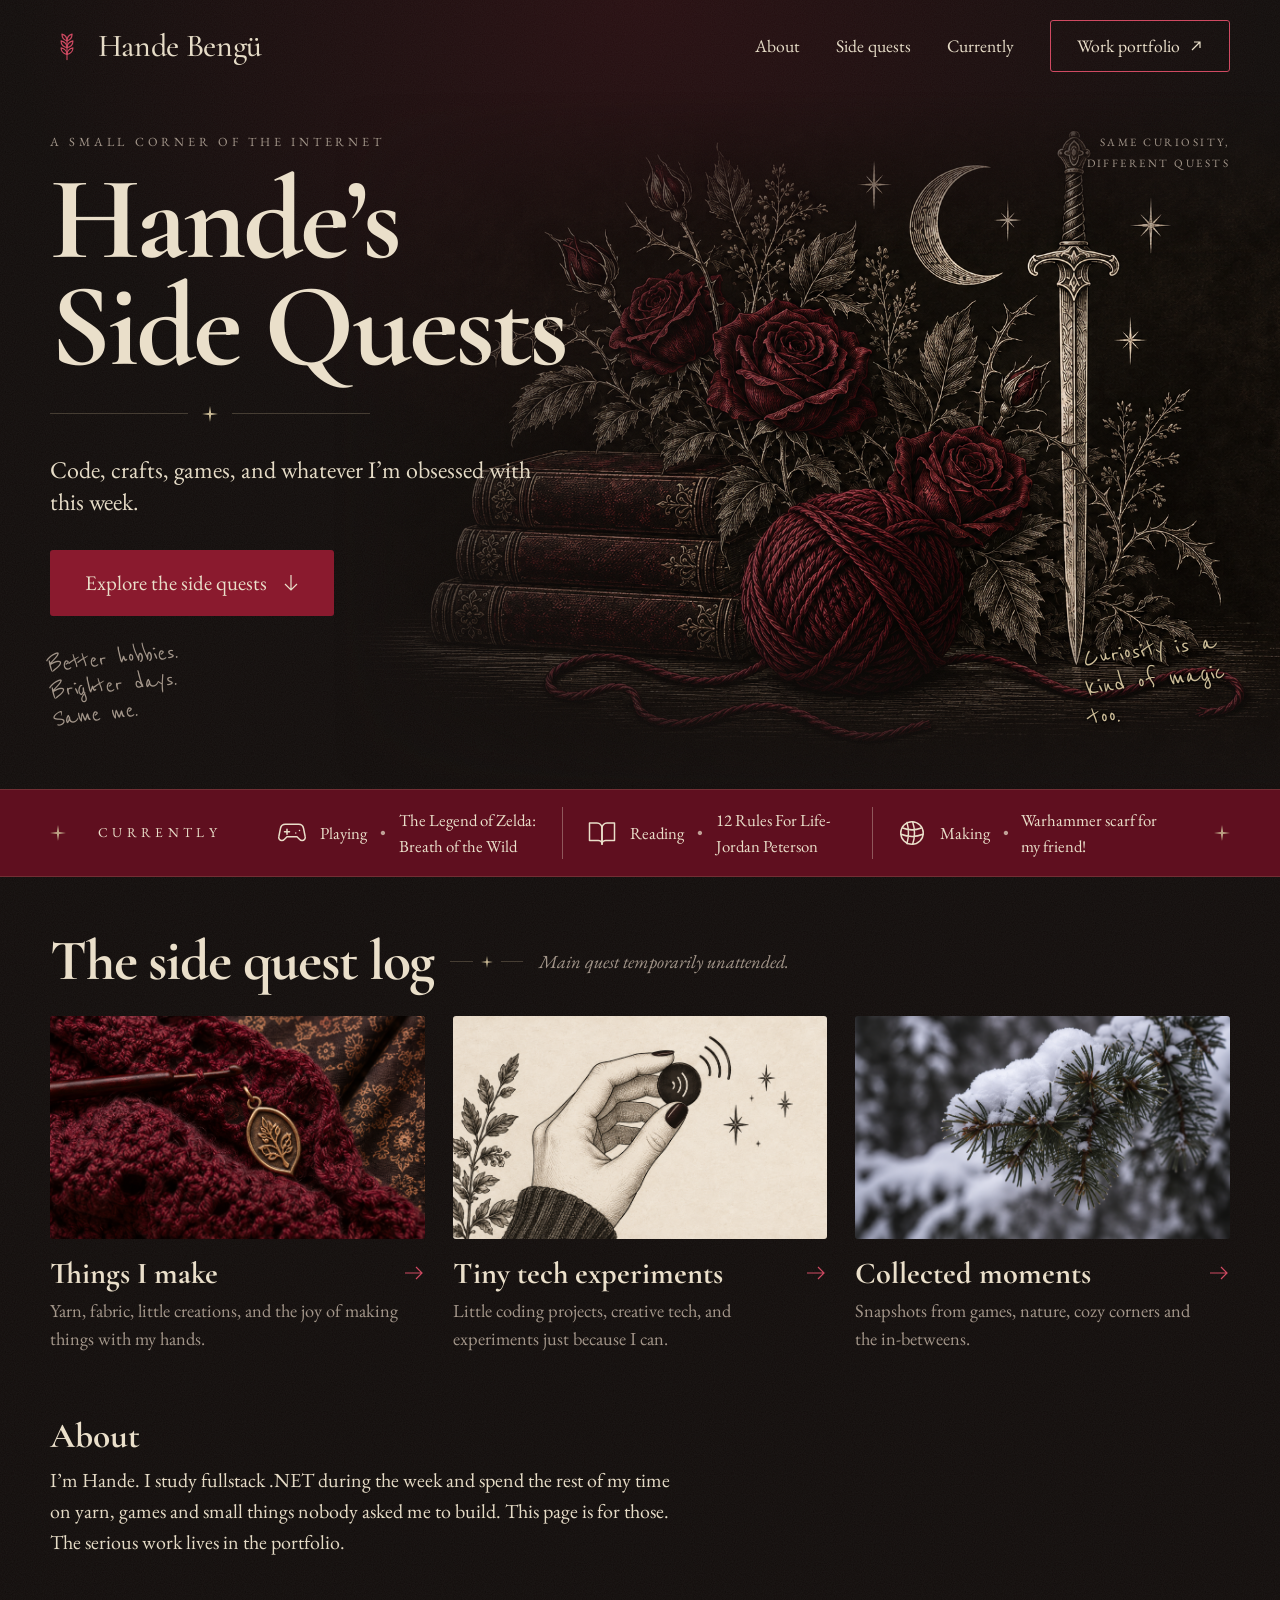
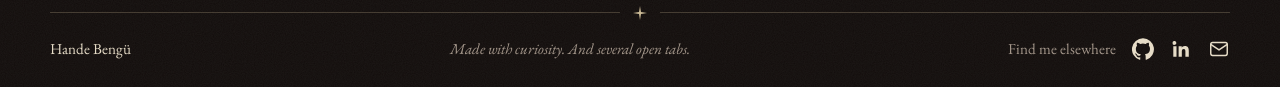
<file: index.html>
<!DOCTYPE html>
<html lang="en">
<head>
<meta charset="utf-8">
<meta name="viewport" content="width=device-width, initial-scale=1">
<title>Hande's Side Quests</title>
<meta name="description" content="Code, crafts, games, and whatever I'm obsessed with this week.">
<link rel="preconnect" href="https://fonts.googleapis.com">
<link rel="preconnect" href="https://fonts.gstatic.com" crossorigin>
<link href="https://fonts.googleapis.com/css2?family=Cormorant+Garamond:ital,wght@0,500;0,600;0,700;1,500&family=EB+Garamond:ital,wght@0,400;0,500;1,400&family=Reenie+Beanie&display=swap" rel="stylesheet">
<link rel="stylesheet" href="style.css">
</head>
<body>

<div class="wrap">
  <header class="site-header">
    <a class="brand" href="#top" aria-label="Hande Bengü, home">
      <svg viewBox="0 0 40 40" fill="none" stroke="currentColor" stroke-width="1.3" stroke-linecap="round" stroke-linejoin="round" aria-hidden="true"><path d="M20 36V14"/><path d="M20 14c-4-1-6-4-6-8 4 1 6 4 6 8z"/><path d="M20 14c4-1 6-4 6-8-4 1-6 4-6 8z"/><path d="M20 22c-4-1-7-4-7-8 4 1 7 4 7 8z"/><path d="M20 22c4-1 7-4 7-8-4 1-7 4-7 8z"/><path d="M20 30c-4-1-7-4-7-8 4 1 7 4 7 8z"/><path d="M20 30c4-1 7-4 7-8-4 1-7 4-7 8z"/></svg>
      Hande Bengü
    </a>
    <nav class="site-nav" aria-label="Main">
      <a href="#about" class="hide-sm">About</a>
      <a href="#log" class="hide-sm">Side quests</a>
      <a href="#currently" class="hide-sm">Currently</a>
      <a class="btn-outline" href="https://handecodes.github.io/PortfolioPage/">Work portfolio
        <svg width="14" height="14" viewBox="0 0 14 14" fill="none" stroke="currentColor" stroke-width="1.2" aria-hidden="true"><path d="M3 11L11 3M5 3h6v6"/></svg>
      </a>
    </nav>
  </header>
</div>

<main id="top">
  <section class="hero-bleed">
    <span class="hero-bg" data-label="Hero image missing: add images/hero.png">
      <img src="images/hero.png" alt="Engraving of stacked books, a ball of red yarn, roses, a crescent moon and a sword" onerror="this.remove()">
    </span>
    <div class="wrap hero">
      <div class="hero-text">
        <p class="eyebrow">A small corner of the internet</p>
        <h1>Hande’s<br>Side Quests</h1>
        <div class="rule" aria-hidden="true">
          <svg class="star" viewBox="0 0 20 20" fill="currentColor"><path d="M10 0l1.4 8.6L20 10l-8.6 1.4L10 20l-1.4-8.6L0 10l8.6-1.4z"/></svg>
        </div>
        <p class="lede">Code, crafts, games, and whatever I’m obsessed with this week.</p>
        <a class="btn-solid" href="#log">Explore the side quests
          <svg width="16" height="18" viewBox="0 0 16 18" fill="none" stroke="currentColor" stroke-width="1.2" aria-hidden="true"><path d="M8 1v15M2 10l6 6 6-6"/></svg>
        </a>
        <p class="hero-note">Better hobbies. Brighter days. Same me.</p>
      </div>
      <div class="hero-art">
        <span class="tag tag-top">Same curiosity, different quests</span>
        <span class="scribble">Curiosity is a kind of magic too.</span>
      </div>
    </div>
  </section>

  <section class="band" id="currently" aria-label="Currently">
    <div class="wrap">
      <svg class="spark band-end" viewBox="0 0 20 20" fill="currentColor" aria-hidden="true"><path d="M10 0l1.4 8.6L20 10l-8.6 1.4L10 20l-1.4-8.6L0 10l8.6-1.4z"/></svg>
      <div class="band-label">Currently</div>
      <ul class="band-items">
        <li>
          <svg viewBox="0 0 24 24" fill="none" stroke="currentColor" stroke-width="1.2" stroke-linecap="round" stroke-linejoin="round" aria-hidden="true"><path d="M6 11h4M8 9v4M15 12h.01M18 10h.01M17.3 5H6.7a4 4 0 0 0-3.9 3.2l-1.3 6.5A2.5 2.5 0 0 0 4 18a2.5 2.5 0 0 0 1.8-.8L8 15h8l2.2 2.2A2.5 2.5 0 0 0 20 18a2.5 2.5 0 0 0 2.5-3.3l-1.3-6.5A4 4 0 0 0 17.3 5z"/></svg>
          <span>Playing</span><span class="dot">•</span><span>The Legend of Zelda: Breath of the Wild</span>
        </li>
        <li>
          <svg viewBox="0 0 24 24" fill="none" stroke="currentColor" stroke-width="1.2" stroke-linecap="round" stroke-linejoin="round" aria-hidden="true"><path d="M2 4h6a4 4 0 0 1 4 4v13a3 3 0 0 0-3-3H2z"/><path d="M22 4h-6a4 4 0 0 0-4 4v13a3 3 0 0 1 3-3h7z"/></svg>
          <span>Reading</span><span class="dot">•</span><span> 12 Rules For Life- Jordan Peterson</span>
        </li>
        <li>
          <svg viewBox="0 0 24 24" fill="none" stroke="currentColor" stroke-width="1.2" stroke-linecap="round" aria-hidden="true"><circle cx="12" cy="12" r="9"/><path d="M4.5 8c5 2 10 2 15 0M3.2 13c6 2.4 11.600 2.400 17.600 0M8 3.500c1.500 5.500 1.500 11.500 0 17M12.500 3c2 6 2 12 0 18"/></svg>
          <span>Making</span><span class="dot">•</span><span>Warhammer scarf for my friend!</span>
        </li>
      </ul>
      <svg class="spark band-end" viewBox="0 0 20 20" fill="currentColor" aria-hidden="true"><path d="M10 0l1.4 8.6L20 10l-8.6 1.4L10 20l-1.4-8.6L0 10l8.6-1.4z"/></svg>
    </div>
  </section>

  <section class="wrap log" id="log">
    <div class="log-head">
      <h2>The side quest log</h2>
      <span class="mini-rule" aria-hidden="true"><svg viewBox="0 0 20 20" fill="currentColor"><path d="M10 0l1.4 8.6L20 10l-8.6 1.4L10 20l-1.4-8.6L0 10l8.6-1.4z"/></svg></span>
      <p>Main quest temporarily unattended.</p>
    </div>

    <ul class="cards">
      <li>
        <a class="card" href="make.html">
          <span class="art" data-label="Add images/thingsido.png">
            <img src="images/thingsido.png" alt="Red crochet work with a gold leaf charm" onerror="this.remove()">
          </span>
          <span class="card-title">
            <h3>Things I make</h3>
            <svg viewBox="0 0 22 22" fill="none" stroke="currentColor" stroke-width="1.2" aria-hidden="true"><path d="M2 11h17M13 5l6 6-6 6"/></svg>
          </span>
          <p>Yarn, fabric, little creations, and the joy of making things with my hands.</p>
        </a>
      </li>
      <li>
        <a class="card" href="tech.html">
          <span class="art" data-label="Add images/tinytech.png">
            <img src="images/tinytech.png" alt="Drawing of a hand holding a small round gadget" onerror="this.remove()">
          </span>
          <span class="card-title">
            <h3>Tiny tech experiments</h3>
            <svg viewBox="0 0 22 22" fill="none" stroke="currentColor" stroke-width="1.2" aria-hidden="true"><path d="M2 11h17M13 5l6 6-6 6"/></svg>
          </span>
          <p>Little coding projects, creative tech, and experiments just because I can.</p>
        </a>
      </li>
      <li>
        <a class="card" href="#">
          <span class="art" data-label="Add images/collectedmoments.png">
            <img src="images/collectedmoments.png" alt="Snow on a pine branch" onerror="this.remove()">
          </span>
          <span class="card-title">
            <h3>Collected moments</h3>
            <svg viewBox="0 0 22 22" fill="none" stroke="currentColor" stroke-width="1.2" aria-hidden="true"><path d="M2 11h17M13 5l6 6-6 6"/></svg>
          </span>
          <p>Snapshots from games, nature, cozy corners and the in-betweens.</p>
        </a>
      </li>
    </ul>
  </section>

  <section class="wrap about" id="about">
    <div class="about-inner">
      <h2>About</h2>
      <p>I’m Hande. I study fullstack .NET during the week and spend the rest of my time on yarn, games and small things nobody asked me to build. This page is for those. The serious work lives in the portfolio.</p>
    </div>
  </section>
</main>

<footer class="wrap site-footer">
  <div class="foot-rule" aria-hidden="true">
    <svg viewBox="0 0 20 20" fill="currentColor"><path d="M10 0l1.4 8.6L20 10l-8.6 1.4L10 20l-1.4-8.6L0 10l8.6-1.4z"/></svg>
  </div>
  <div class="foot-row">
    <span>Hande Bengü</span>
    <span class="foot-mid">Made with curiosity. And several open tabs.</span>
    <span class="foot-links">
      <span>Find me elsewhere</span>
      <a href="https://github.com/handecodes" aria-label="GitHub"><svg viewBox="0 0 24 24" fill="currentColor"><path d="M12 .3a12 12 0 0 0-3.8 23.4c.6.1.8-.3.8-.6v-2c-3.3.7-4-1.600-4-1.600-.6-1.400-1.400-1.800-1.400-1.800-1-.7.1-.7.1-.7 1.200 0 1.800 1.200 1.800 1.200 1 1.800 2.800 1.300 3.500 1 0-.8.4-1.300.7-1.600-2.700-.3-5.500-1.300-5.500-6 0-1.200.5-2.300 1.300-3.100-.2-.4-.6-1.600 0-3.200 0 0 1-.3 3.400 1.200a11.500 11.500 0 0 1 6 0c2.300-1.500 3.300-1.200 3.300-1.200.7 1.600.3 2.800.1 3.200.8.8 1.300 1.900 1.300 3.100 0 4.600-2.800 5.700-5.500 6 .4.4.8 1.100.8 2.200v3.300c0 .3.2.7.8.6A12 12 0 0 0 12 .3"/></svg></a>
      <a href="#" aria-label="LinkedIn"><svg viewBox="0 0 24 24" fill="currentColor"><path d="M20.400 20.500h-3.600v-5.600c0-1.300 0-3-1.800-3s-2.100 1.400-2.100 2.900v5.700H9.400V9h3.400v1.600c.5-.9 1.600-1.800 3.400-1.800 3.600 0 4.300 2.400 4.300 5.500v6.200zM5.300 7.400a2.100 2.100 0 1 1 0-4.100 2.100 2.100 0 0 1 0 4.100zM7.100 20.500H3.600V9h3.500v11.500z"/></svg></a>
      <a href="mailto:you@example.com" aria-label="Email"><svg viewBox="0 0 24 24" fill="none" stroke="currentColor" stroke-width="1.6" stroke-linecap="round" stroke-linejoin="round"><rect x="3" y="5" width="18" height="14" rx="2"/><path d="M3 7l9 6 9-6"/></svg></a>
    </span>
  </div>
</footer>

</body>
</html>
</file>
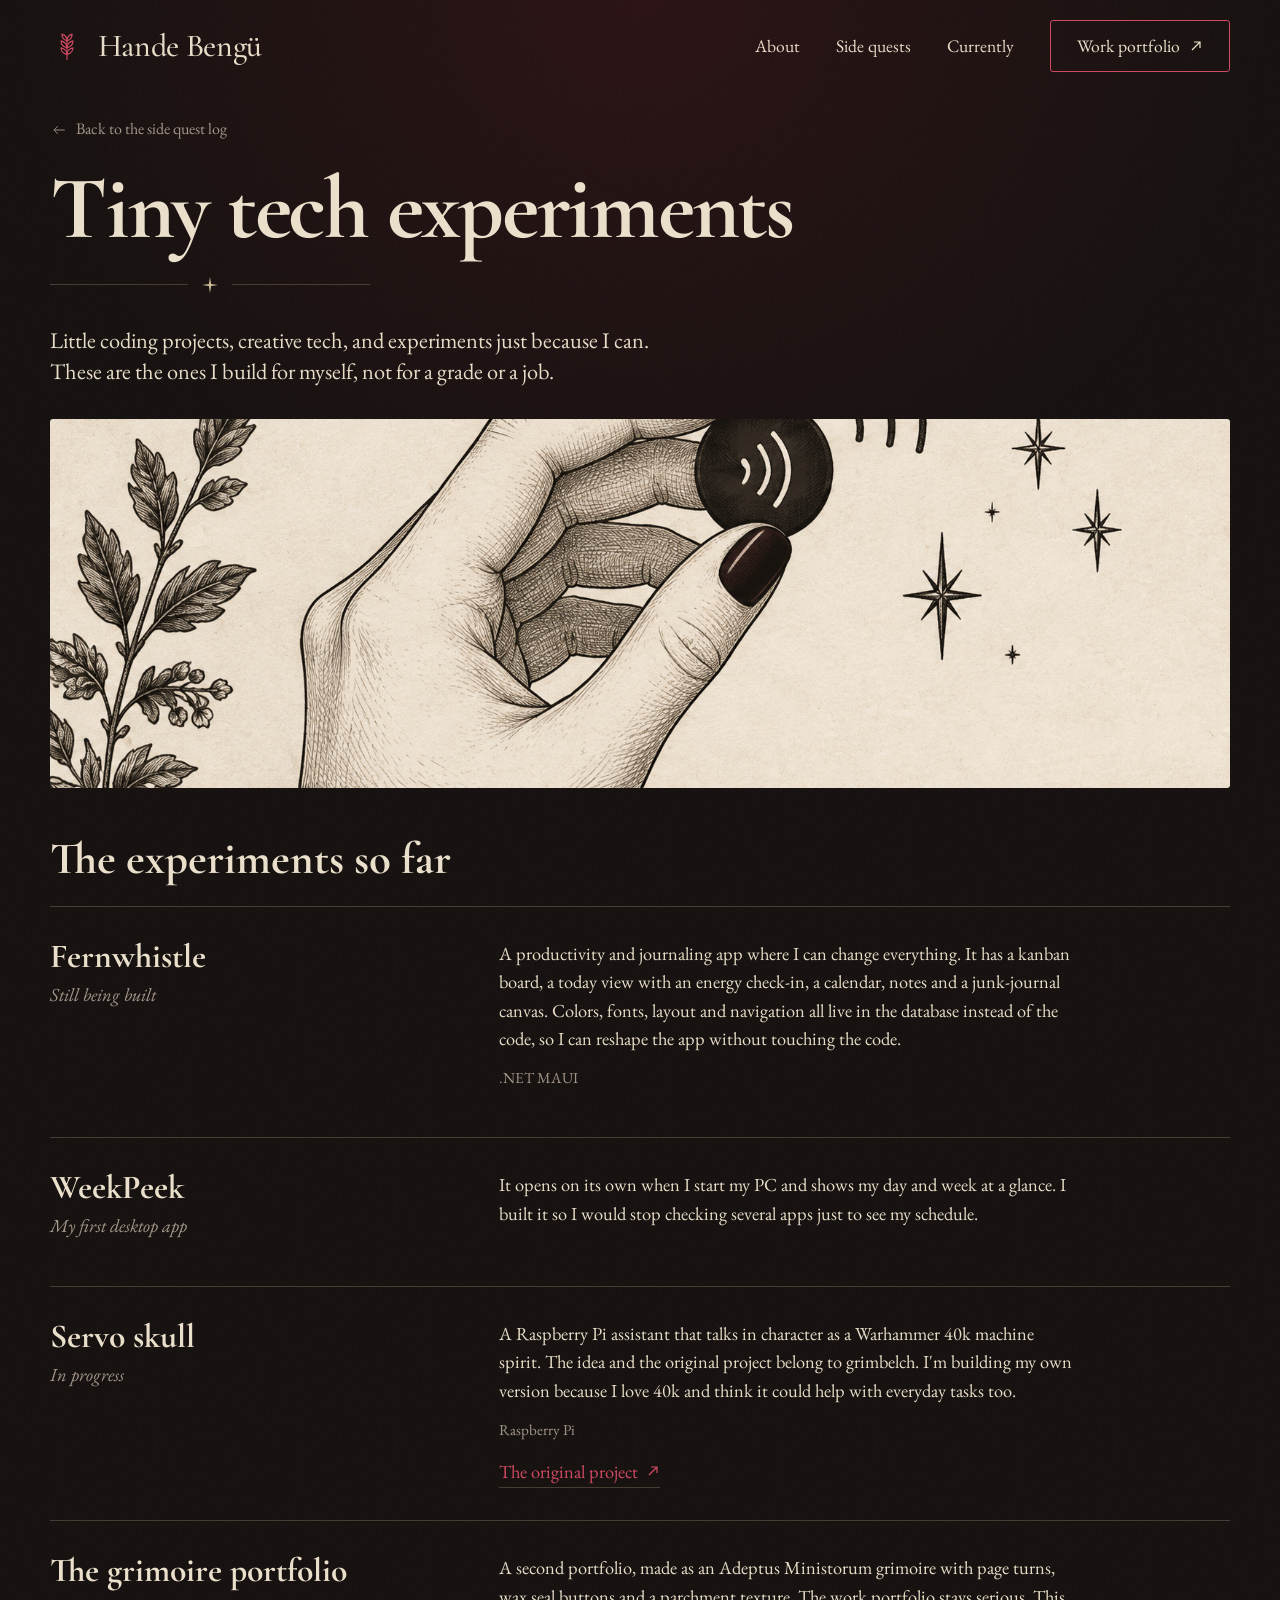
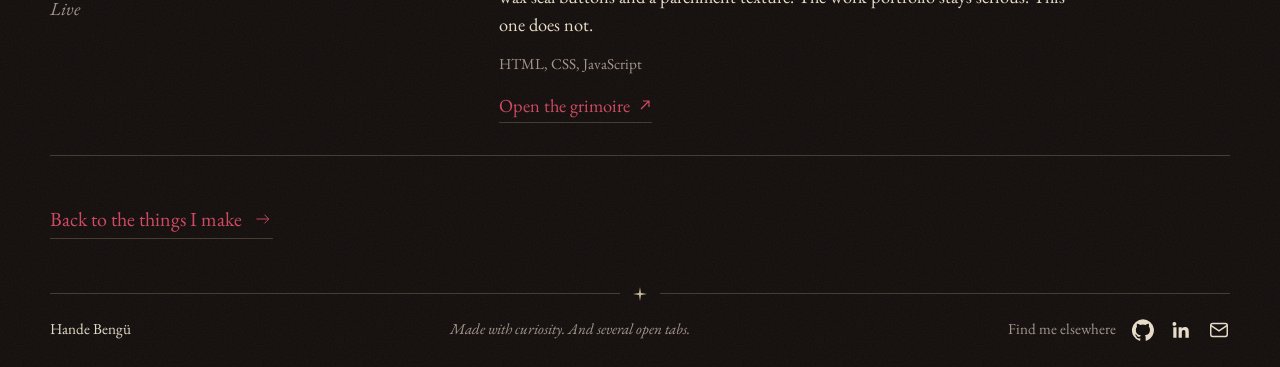
<file: tech.html>
<!DOCTYPE html>
<html lang="en">
<head>
<meta charset="utf-8">
<meta name="viewport" content="width=device-width, initial-scale=1">
<title>Tiny tech experiments | Hande's Side Quests</title>
<meta name="description" content="Little coding projects, creative tech, and experiments just because I can.">
<link rel="preconnect" href="https://fonts.googleapis.com">
<link rel="preconnect" href="https://fonts.gstatic.com" crossorigin>
<link href="https://fonts.googleapis.com/css2?family=Cormorant+Garamond:ital,wght@0,500;0,600;0,700;1,500&family=EB+Garamond:ital,wght@0,400;0,500;1,400&family=Reenie+Beanie&display=swap" rel="stylesheet">
<link rel="stylesheet" href="style.css">
</head>
<body>

<div class="wrap">
  <header class="site-header">
    <a class="brand" href="index.html" aria-label="Hande Bengü, home">
      <svg viewBox="0 0 40 40" fill="none" stroke="currentColor" stroke-width="1.3" stroke-linecap="round" stroke-linejoin="round" aria-hidden="true"><path d="M20 36V14"/><path d="M20 14c-4-1-6-4-6-8 4 1 6 4 6 8z"/><path d="M20 14c4-1 6-4 6-8-4 1-6 4-6 8z"/><path d="M20 22c-4-1-7-4-7-8 4 1 7 4 7 8z"/><path d="M20 22c4-1 7-4 7-8-4 1-7 4-7 8z"/><path d="M20 30c-4-1-7-4-7-8 4 1 7 4 7 8z"/><path d="M20 30c4-1 7-4 7-8-4 1-7 4-7 8z"/></svg>
      Hande Bengü
    </a>
    <nav class="site-nav" aria-label="Main">
      <a href="index.html#about" class="hide-sm">About</a>
      <a href="index.html#log" class="hide-sm">Side quests</a>
      <a href="index.html#currently" class="hide-sm">Currently</a>
      <a class="btn-outline" href="https://handecodes.github.io/PortfolioPage/">Work portfolio
        <svg width="14" height="14" viewBox="0 0 14 14" fill="none" stroke="currentColor" stroke-width="1.2" aria-hidden="true"><path d="M3 11L11 3M5 3h6v6"/></svg>
      </a>
    </nav>
  </header>
</div>

<main>
  <section class="wrap page-head">
    <a class="crumb" href="index.html#log">
      <svg width="18" height="14" viewBox="0 0 22 22" fill="none" stroke="currentColor" stroke-width="1.4" aria-hidden="true"><path d="M20 11H3M9 5l-6 6 6 6"/></svg>
      Back to the side quest log
    </a>
    <h1 class="sub">Tiny tech experiments</h1>
    <div class="rule" aria-hidden="true">
      <svg class="star" viewBox="0 0 20 20" fill="currentColor"><path d="M10 0l1.4 8.6L20 10l-8.6 1.4L10 20l-1.4-8.6L0 10l8.6-1.4z"/></svg>
    </div>
    <p class="sub-lede">Little coding projects, creative tech, and experiments just because I can. These are the ones I build for myself, not for a grade or a job.</p>
    <div class="banner">
      <span class="art" data-label="Add images/tinytech.png">
        <img src="images/tinytech.png" alt="Drawing of a hand holding a small round gadget" onerror="this.remove()">
      </span>
    </div>
  </section>

  <section class="wrap section">
    <h2 class="section-title">The experiments so far</h2>
    <ul class="projects">
      <li class="project">
        <div>
          <h3>Fernwhistle</h3>
          <p class="status">Still being built</p>
        </div>
        <div>
          <p>A productivity and journaling app where I can change everything. It has a kanban board, a today view with an energy check-in, a calendar, notes and a junk-journal canvas. Colors, fonts, layout and navigation all live in the database instead of the code, so I can reshape the app without touching the code.</p>
        <p class="stack">.NET MAUI</p>
        </div>
      </li>
      <li class="project">
        <div>
          <h3>WeekPeek</h3>
          <p class="status">My first desktop app</p>
        </div>
        <div>
          <p>It opens on its own when I start my PC and shows my day and week at a glance. I built it so I would stop checking several apps just to see my schedule.</p>
        </div>
      </li>
      <li class="project">
        <div>
          <h3>Servo skull</h3>
          <p class="status">In progress</p>
        </div>
        <div>
          <p>A Raspberry Pi assistant that talks in character as a Warhammer 40k machine spirit. The idea and the original project belong to grimbelch. I'm building my own version because I love 40k and think it could help with everyday tasks too.</p>
        <p class="stack">Raspberry Pi</p>
        <a class="link" href="https://github.com/grimbelch/servoskull">The original project
          <svg width="14" height="14" viewBox="0 0 14 14" fill="none" stroke="currentColor" stroke-width="1.2" aria-hidden="true"><path d="M3 11L11 3M5 3h6v6"/></svg>
        </a>
        </div>
      </li>
      <li class="project">
        <div>
          <h3>The grimoire portfolio</h3>
          <p class="status">Live</p>
        </div>
        <div>
          <p>A second portfolio, made as an Adeptus Ministorum grimoire with page turns, wax seal buttons and a parchment texture. The work portfolio stays serious. This one does not.</p>
        <p class="stack">HTML, CSS, JavaScript</p>
        <a class="link" href="https://handecodes.github.io/WarhammerPortfolio">Open the grimoire
          <svg width="14" height="14" viewBox="0 0 14 14" fill="none" stroke="currentColor" stroke-width="1.2" aria-hidden="true"><path d="M3 11L11 3M5 3h6v6"/></svg>
        </a>
        </div>
      </li>
    </ul>
  </section>

  <div class="wrap more">
    <a href="make.html">Back to the things I make
      <svg width="20" height="16" viewBox="0 0 22 22" fill="none" stroke="currentColor" stroke-width="1.3" aria-hidden="true"><path d="M2 11h17M13 5l6 6-6 6"/></svg>
    </a>
  </div>
</main>

<footer class="wrap site-footer">
  <div class="foot-rule" aria-hidden="true">
    <svg viewBox="0 0 20 20" fill="currentColor"><path d="M10 0l1.4 8.6L20 10l-8.6 1.4L10 20l-1.4-8.6L0 10l8.6-1.4z"/></svg>
  </div>
  <div class="foot-row">
    <span>Hande Bengü</span>
    <span class="foot-mid">Made with curiosity. And several open tabs.</span>
    <span class="foot-links">
      <span>Find me elsewhere</span>
      <a href="https://github.com/handecodes" aria-label="GitHub"><svg viewBox="0 0 24 24" fill="currentColor"><path d="M12 .3a12 12 0 0 0-3.8 23.4c.6.1.8-.3.8-.6v-2c-3.3.7-4-1.6-4-1.6-.6-1.4-1.4-1.8-1.4-1.8-1-.7.1-.7.1-.7 1.2 0 1.8 1.2 1.8 1.2 1 1.8 2.8 1.3 3.5 1 0-.8.4-1.3.7-1.6-2.7-.3-5.5-1.3-5.5-6 0-1.2.5-2.3 1.3-3.1-.2-.4-.6-1.6 0-3.2 0 0 1-.3 3.4 1.2a11.5 11.5 0 0 1 6 0c2.3-1.5 3.3-1.2 3.3-1.2.7 1.6.3 2.8.1 3.2.8.8 1.3 1.9 1.3 3.1 0 4.6-2.8 5.7-5.5 6 .4.4.8 1.1.8 2.2v3.3c0 .3.2.7.8.6A12 12 0 0 0 12 .3"/></svg></a>
      <a href="#" aria-label="LinkedIn"><svg viewBox="0 0 24 24" fill="currentColor"><path d="M20.4 20.5h-3.6v-5.6c0-1.3 0-3-1.8-3s-2.1 1.4-2.1 2.9v5.7H9.4V9h3.4v1.6c.5-.9 1.6-1.8 3.4-1.8 3.6 0 4.3 2.4 4.3 5.5v6.2zM5.3 7.4a2.1 2.1 0 1 1 0-4.1 2.1 2.1 0 0 1 0 4.1zM7.1 20.5H3.6V9h3.5v11.5z"/></svg></a>
      <a href="mailto:you@example.com" aria-label="Email"><svg viewBox="0 0 24 24" fill="none" stroke="currentColor" stroke-width="1.6" stroke-linecap="round" stroke-linejoin="round"><rect x="3" y="5" width="18" height="14" rx="2"/><path d="M3 7l9 6 9-6"/></svg></a>
    </span>
  </div>
</footer>

</body>
</html>
</file>
<file: style.css>
:root {
  --paper: #110c0b;
  --ink: #e6dcc7;
  --muted: #a3968a;
  --head: #eadfca;
  --accent: #d04a62;
  --fill: #8a1a2e;
  --fill-soft: #a3213a;
  --band: #5f0f1f;
  --gold: #cdbd98;
  --line: rgba(205, 189, 152, 0.25);
  --display: 'Cormorant Garamond', 'Times New Roman', serif;
  --body: 'EB Garamond', Georgia, serif;
  --script: 'Reenie Beanie', cursive;
  --wrap: 1180px;
}

*, *::before, *::after { box-sizing: border-box; }
html { scroll-behavior: smooth; scroll-padding-top: 5rem; }
@media (prefers-reduced-motion: reduce) { html { scroll-behavior: auto; } * { transition: none !important; } }

body {
  margin: 0;
  background-color: var(--paper);
  background-image: radial-gradient(ellipse 70% 40% at 50% 0%, rgba(140, 26, 46, 0.18), transparent 70%), url("data:image/svg+xml;utf8,<svg xmlns='http://www.w3.org/2000/svg' width='240' height='240'><filter id='n'><feTurbulence type='fractalNoise' baseFrequency='0.9' numOctaves='2' stitchTiles='stitch'/><feColorMatrix values='0 0 0 0 0.85  0 0 0 0 0.78  0 0 0 0 0.65  0 0 0 0.06 0'/></filter><rect width='100%' height='100%' filter='url(%23n)'/></svg>");
  color: var(--ink);
  font-family: var(--body);
  font-size: 1.15rem;
  line-height: 1.55;
  -webkit-font-smoothing: antialiased;
}

a { color: inherit; text-decoration: none; }
a:focus-visible, button:focus-visible { outline: 2px solid var(--accent); outline-offset: 4px; border-radius: 2px; }

.wrap { width: min(var(--wrap), 100% - 3rem); margin-inline: auto; }
.star { display: inline-block; color: var(--gold); }

/* header */
.site-header { display: flex; align-items: center; justify-content: space-between; gap: 1.5rem; padding-block: 1.25rem; }
.brand { display: flex; align-items: center; gap: 0.85rem; font-family: var(--display); font-size: 2rem; font-weight: 500; letter-spacing: -0.01em; line-height: 1; }
.brand svg { width: 34px; height: 34px; color: var(--accent); flex: none; }
.site-nav { display: flex; align-items: center; gap: 2.25rem; font-size: 1.1rem; }
.site-nav a:not(.btn-outline):hover { color: var(--accent); text-decoration: underline; text-underline-offset: 6px; text-decoration-thickness: 1px; }
.btn-outline { display: inline-flex; align-items: center; gap: 0.6rem; padding: 0.7rem 1.6rem; border: 1px solid var(--accent); border-radius: 3px; color: var(--head); transition: background 0.2s, color 0.2s, border-color 0.2s; }
.btn-outline:hover { background: var(--fill); border-color: var(--fill); color: var(--head); }

/* hero */
.hero-bleed { position: relative; overflow: hidden; }
.hero-bg { position: absolute; top: 0; right: 0; bottom: 0; width: min(74%, 1100px); -webkit-mask-image: linear-gradient(to right, transparent 0%, rgba(0,0,0,0.55) 24%, #000 58%), linear-gradient(to bottom, transparent 0%, #000 24%, #000 76%, transparent 100%); -webkit-mask-composite: source-in; mask-image: linear-gradient(to right, transparent 0%, rgba(0,0,0,0.55) 24%, #000 58%), linear-gradient(to bottom, transparent 0%, #000 24%, #000 76%, transparent 100%); mask-composite: intersect; }
.hero-bg img { display: block; width: 100%; height: 100%; object-fit: cover; object-position: 50% 30%; }
.hero { position: relative; display: grid; grid-template-columns: minmax(0, 1fr) minmax(0, 0.8fr); gap: 2rem; align-items: center; min-height: 37rem; padding-block: 2.5rem 3.5rem; }
.eyebrow { margin: 0 0 1rem; font-size: 0.78rem; letter-spacing: 0.3em; text-transform: uppercase; color: var(--muted); }
h1 { margin: 0; font-family: var(--display); font-weight: 700; font-size: clamp(3.8rem, 9.4vw, 7.4rem); line-height: 0.9; letter-spacing: -0.025em; color: var(--head); }
.rule { display: flex; align-items: center; gap: 0.9rem; margin: 1.6rem 0 2rem; max-width: 20rem; color: var(--gold); }
.rule::before, .rule::after { content: ""; flex: 1; height: 1px; background: var(--line); }
.rule svg { width: 16px; height: 16px; }
.lede { margin: 0 0 2rem; font-size: 1.5rem; line-height: 1.35; max-width: 32rem; }
.btn-solid { display: inline-flex; align-items: center; gap: 1rem; padding: 1.05rem 2.2rem; background: var(--fill); color: var(--head); border-radius: 3px; font-size: 1.3rem; transition: background 0.2s; }
.btn-solid:hover { background: var(--fill-soft); }
.hero-note { margin: 2.2rem 0 0; font-family: var(--script); font-size: 1.7rem; line-height: 1; color: var(--muted); transform: rotate(-6deg); transform-origin: left; max-width: 9rem; }

.art { position: relative; display: block; overflow: hidden; background: rgba(205, 189, 152, 0.04); border: 1px dashed var(--line); }
.art::before { content: attr(data-label); position: absolute; inset: 0; display: grid; place-items: center; padding: 1rem; text-align: center; font-size: 0.95rem; color: var(--muted); }
.art img { position: absolute; inset: 0; width: 100%; height: 100%; object-fit: cover; background: var(--paper); }
.tag { position: absolute; font-size: 0.7rem; letter-spacing: 0.22em; text-transform: uppercase; color: var(--muted); line-height: 1.9; }
.hero-art { position: relative; align-self: stretch; }
.tag-top { top: 0; right: 0; width: 12rem; text-align: right; }
.scribble { position: absolute; right: 0; bottom: 0.5rem; width: 9rem; font-family: var(--script); font-size: 1.9rem; line-height: 1; color: var(--gold); text-shadow: 0 0 8px #000, 0 0 3px #000; transform: rotate(-7deg); }
.spark { position: absolute; width: 22px; height: 22px; color: var(--gold); }
.spark.a { top: 0; left: 4%; width: 34px; height: 34px; }

/* currently band */
.band { background: var(--band); color: var(--head); border-block: 1px solid rgba(205, 189, 152, 0.18); }
.band .wrap { display: flex; align-items: center; gap: 2rem; padding-block: 1.05rem; }
.band-label { display: flex; align-items: center; gap: 1rem; font-size: 0.85rem; letter-spacing: 0.32em; text-transform: uppercase; white-space: nowrap; }
.band-items { display: flex; align-items: center; flex: 1; margin: 0; padding: 0; list-style: none; }
.band-items li { display: flex; align-items: center; gap: 0.8rem; flex: 1; justify-content: center; padding-inline: 1.5rem; font-size: 1.05rem; }
.band-items li + li { border-left: 1px solid rgba(234, 223, 202, 0.35); }
.band-items svg { width: 30px; height: 30px; flex: none; }
.band-items .dot { opacity: 0.7; }
.band .spark { position: static; color: var(--gold); width: 16px; height: 16px; opacity: 0.85; }

/* side quest log */
.log { padding-block: 3.5rem 2.5rem; }
.log-head { display: flex; align-items: center; gap: 1rem; flex-wrap: wrap; margin-bottom: 1.6rem; }
.log-head h2 { margin: 0; font-family: var(--display); font-weight: 700; font-size: clamp(2.4rem, 5vw, 3.6rem); line-height: 1; letter-spacing: -0.02em; color: var(--head); }
.log-head .mini-rule { display: flex; align-items: center; gap: 0.5rem; color: var(--gold); }
.log-head .mini-rule::before, .log-head .mini-rule::after { content: ""; width: 1.4rem; height: 1px; background: var(--line); }
.log-head .mini-rule svg { width: 12px; height: 12px; }
.log-head p { margin: 0; font-style: italic; color: var(--muted); }

.cards { display: grid; grid-template-columns: repeat(3, 1fr); gap: 1.75rem; margin: 0; padding: 0; list-style: none; }
.card { display: block; }
.card .art { aspect-ratio: 1.68; border-radius: 3px; }
.card .art:has(img) { border: 0; }
.card-title { display: flex; align-items: center; justify-content: space-between; margin: 1.1rem 0 0.35rem; }
.card-title h3 { margin: 0; font-family: var(--display); font-weight: 700; font-size: 1.9rem; line-height: 1.1; color: var(--head); }
.card-title svg { width: 22px; height: 22px; color: var(--accent); transition: transform 0.2s; }
.card:hover .card-title svg { transform: translateX(5px); }
.card p { margin: 0; color: var(--muted); max-width: 22rem; }

/* about */
.about { padding-block: 1.5rem 3rem; }
.about-inner { max-width: 40rem; }
.about h2 { margin: 0 0 0.6rem; font-family: var(--display); font-weight: 700; font-size: 2.2rem; line-height: 1.1; color: var(--head); }
.about p { margin: 0; font-size: 1.25rem; }

/* footer */
.site-footer { padding-block: 0 1.6rem; }
.foot-rule { display: flex; align-items: center; gap: 0.8rem; color: var(--gold); margin-bottom: 1.1rem; }
.foot-rule::before, .foot-rule::after { content: ""; flex: 1; height: 1px; background: var(--line); }
.foot-rule svg { width: 14px; height: 14px; }
.foot-row { display: flex; align-items: center; justify-content: space-between; gap: 1rem; flex-wrap: wrap; font-size: 0.95rem; }
.foot-mid { color: var(--muted); font-style: italic; }
.foot-links { display: flex; align-items: center; gap: 1rem; color: var(--muted); }
.foot-links a { display: grid; place-items: center; color: var(--ink); }
.foot-links a:hover { color: var(--accent); }
.foot-links svg { width: 22px; height: 22px; }

/* responsive */
@media (max-width: 980px) {
  .hero { grid-template-columns: 1fr; min-height: 0; padding-top: 0; }
  .hero-bg { position: relative; width: 100%; height: auto; aspect-ratio: 1.5; }
  .hero-bg { -webkit-mask-image: linear-gradient(to bottom, #000 55%, transparent 100%); mask-image: linear-gradient(to bottom, #000 55%, transparent 100%); }
  .hero-art { display: none; }
  .hero-text { margin-top: -2.5rem; position: relative; }
  .tag-top, .scribble { display: none; }
  .band .wrap { flex-direction: column; align-items: stretch; gap: 0.9rem; }
  .band-label { justify-content: center; }
  .band .band-end { display: none; }
  .band-items { flex-direction: column; align-items: stretch; gap: 0.6rem; }
  .band-items li { justify-content: flex-start; padding-inline: 0; }
  .band-items li + li { border-left: 0; border-top: 1px solid rgba(234, 223, 202, 0.25); padding-top: 0.6rem; }
  .cards { grid-template-columns: 1fr; max-width: 560px; }
}
@media (max-width: 640px) {
  .site-nav { gap: 1.1rem; font-size: 1rem; }
  .site-nav a.hide-sm { display: none; }
  .brand { font-size: 1.6rem; }
  .foot-row { flex-direction: column; align-items: flex-start; }
}

/* sub pages */
.page-head { padding-block: 1.5rem 0.5rem; }
.crumb { display: inline-flex; align-items: center; gap: 0.5rem; margin-bottom: 1.5rem; font-size: 1rem; color: var(--muted); }
.crumb:hover { color: var(--accent); }
h1.sub { font-size: clamp(3rem, 7.5vw, 5.6rem); line-height: 0.95; }
.sub-lede { margin: 0; font-size: 1.4rem; line-height: 1.4; max-width: 38rem; }
.banner { margin-top: 2rem; }
.banner .art { aspect-ratio: 3.2; border-radius: 3px; }
.banner .art:has(img) { border: 0; }
.section { padding-block: 2.5rem 1rem; }
.section-title { margin: 0 0 1.4rem; font-family: var(--display); font-weight: 700; font-size: clamp(2rem, 4vw, 2.8rem); line-height: 1.05; color: var(--head); }

.gallery { display: grid; grid-template-columns: repeat(3, 1fr); gap: 1.75rem; margin: 0; padding: 0; list-style: none; }
.gallery figure { margin: 0; }
.gallery .art { aspect-ratio: 1; border-radius: 3px; }
.gallery .art:has(img) { border: 0; }
.gallery figcaption { margin-top: 0.8rem; }
.gallery figcaption strong { display: block; font-family: var(--display); font-weight: 700; font-size: 1.45rem; line-height: 1.15; color: var(--accent); }
.gallery figcaption span { color: var(--muted); font-size: 1.05rem; }

.projects { margin: 0; padding: 0; list-style: none; }
.project { display: grid; grid-template-columns: minmax(0, 0.8fr) minmax(0, 1.4fr); gap: 2rem; padding-block: 2rem; border-top: 1px solid var(--line); }
.project:last-child { border-bottom: 1px solid var(--line); }
.project h3 { margin: 0 0 0.35rem; font-family: var(--display); font-weight: 700; font-size: 2.1rem; line-height: 1.05; color: var(--head); }
.status { margin: 0; font-style: italic; color: var(--muted); }
.project p { margin: 0 0 0.9rem; max-width: 36rem; }
.stack { margin: 0 0 0.9rem; font-size: 0.95rem; color: var(--muted); }
.project .link { display: inline-flex; align-items: center; gap: 0.5rem; color: var(--accent); border-bottom: 1px solid var(--line); padding-bottom: 2px; }
.project .link:hover { border-bottom-color: var(--accent); }

.more { padding-block: 2rem 3rem; }
.more a { display: inline-flex; align-items: center; gap: 0.7rem; color: var(--accent); font-size: 1.25rem; border-bottom: 1px solid var(--line); padding-bottom: 3px; }
.more a:hover { border-bottom-color: var(--accent); }

@media (max-width: 980px) {
  .gallery { grid-template-columns: repeat(2, 1fr); }
  .project { grid-template-columns: 1fr; gap: 0.8rem; }
  .banner .art { aspect-ratio: 2; }
}
@media (max-width: 560px) {
  .gallery { grid-template-columns: 1fr; }
}

::selection { background: var(--fill); color: var(--head); }
</file>
